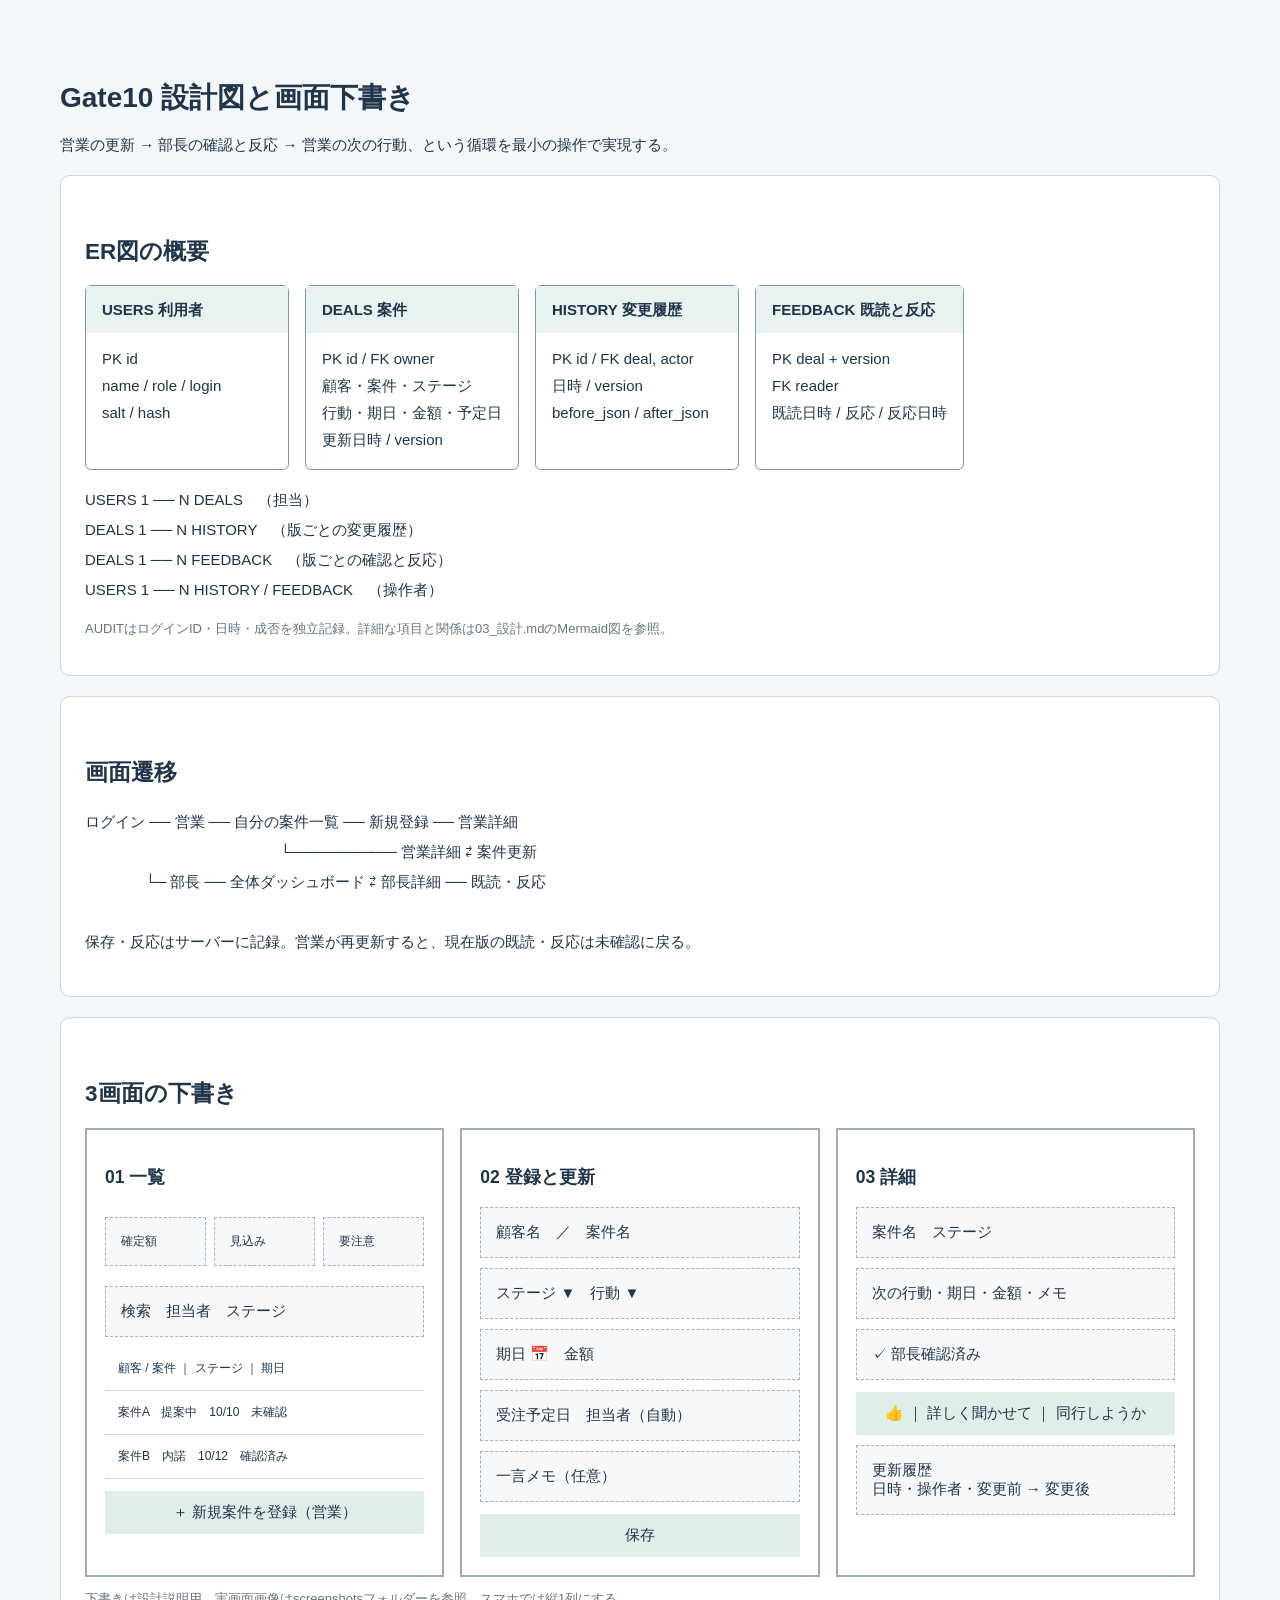
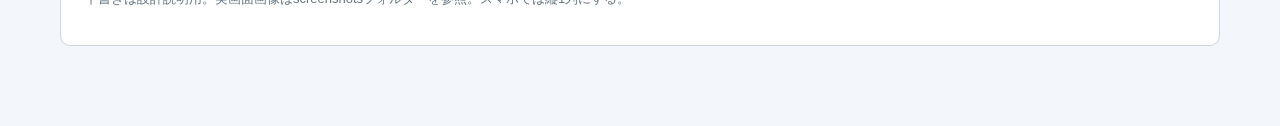
<file: docs/design.html>
<!doctype html><html lang="ja"><meta charset="utf-8"><meta name="viewport" content="width=device-width,initial-scale=1"><title>Gate10 設計図と画面下書き</title><style>body{font:15px 'Yu Gothic UI',sans-serif;max-width:1160px;margin:40px auto;padding:20px;color:#20354a;background:#f3f6fa}h1{font-size:28px}h2{margin-top:36px}section{background:white;border:1px solid #cad5dd;padding:24px;margin:20px 0;border-radius:10px}.nodes,.wires{display:flex;gap:16px;flex-wrap:wrap}.node{border:1px solid #7c98a4;padding:16px;min-width:170px;border-radius:6px;line-height:1.8}.node strong{display:block;background:#e8f2f0;margin:-16px -16px 12px;padding:10px 16px}.wire{border:2px solid #9eacb5;padding:18px;flex:1;min-width:260px}.box{border:1px dashed #a6b4bd;background:#f6f8fa;padding:15px;margin:10px 0}.cells{display:flex;gap:8px}.cells .box{flex:1;font-size:12px}.line{padding:13px;border-bottom:1px solid #ccd6dc;font-size:12px}.button{background:#e0eeea;padding:12px;text-align:center;margin-top:12px}.note{font-size:13px;color:#637582}pre{white-space:pre-wrap;line-height:2;font-family:inherit}</style><h1>Gate10 設計図と画面下書き</h1><p>営業の更新 → 部長の確認と反応 → 営業の次の行動、という循環を最小の操作で実現する。</p><section><h2>ER図の概要</h2><div class="nodes"><div class="node"><strong>USERS 利用者</strong>PK id<br>name / role / login<br>salt / hash</div><div class="node"><strong>DEALS 案件</strong>PK id / FK owner<br>顧客・案件・ステージ<br>行動・期日・金額・予定日<br>更新日時 / version</div><div class="node"><strong>HISTORY 変更履歴</strong>PK id / FK deal, actor<br>日時 / version<br>before_json / after_json</div><div class="node"><strong>FEEDBACK 既読と反応</strong>PK deal + version<br>FK reader<br>既読日時 / 反応 / 反応日時</div></div><pre>USERS 1 ── N DEALS　（担当）
DEALS 1 ── N HISTORY　（版ごとの変更履歴）
DEALS 1 ── N FEEDBACK　（版ごとの確認と反応）
USERS 1 ── N HISTORY / FEEDBACK　（操作者）</pre><p class="note">AUDITはログインID・日時・成否を独立記録。詳細な項目と関係は03_設計.mdのMermaid図を参照。</p></section><section><h2>画面遷移</h2><pre>ログイン ── 営業 ── 自分の案件一覧 ── 新規登録 ── 営業詳細
　　　　　　　　　　　　　└────────── 営業詳細 ⇄ 案件更新
　　　　└─ 部長 ── 全体ダッシュボード ⇄ 部長詳細 ── 既読・反応

保存・反応はサーバーに記録。営業が再更新すると、現在版の既読・反応は未確認に戻る。</pre></section><section><h2>3画面の下書き</h2><div class="wires"><div class="wire"><h3>01 一覧</h3><div class="cells"><div class="box">確定額</div><div class="box">見込み</div><div class="box">要注意</div></div><div class="box">検索　担当者　ステージ</div><div class="line">顧客 / 案件 ｜ ステージ ｜ 期日</div><div class="line">案件A　提案中　10/10　未確認</div><div class="line">案件B　内諾　10/12　確認済み</div><div class="button">＋ 新規案件を登録（営業）</div></div><div class="wire"><h3>02 登録と更新</h3><div class="box">顧客名　／　案件名</div><div class="box">ステージ ▼　行動 ▼</div><div class="box">期日 📅　金額</div><div class="box">受注予定日　担当者（自動）</div><div class="box">一言メモ（任意）</div><div class="button">保存</div></div><div class="wire"><h3>03 詳細</h3><div class="box">案件名　ステージ</div><div class="box">次の行動・期日・金額・メモ</div><div class="box">✓ 部長確認済み</div><div class="button">👍 ｜ 詳しく聞かせて ｜ 同行しようか</div><div class="box">更新履歴<br>日時・操作者・変更前 → 変更後</div></div></div><p class="note">下書きは設計説明用。実画面画像はscreenshotsフォルダーを参照。スマホでは縦1列にする。</p></section></html>
</file>
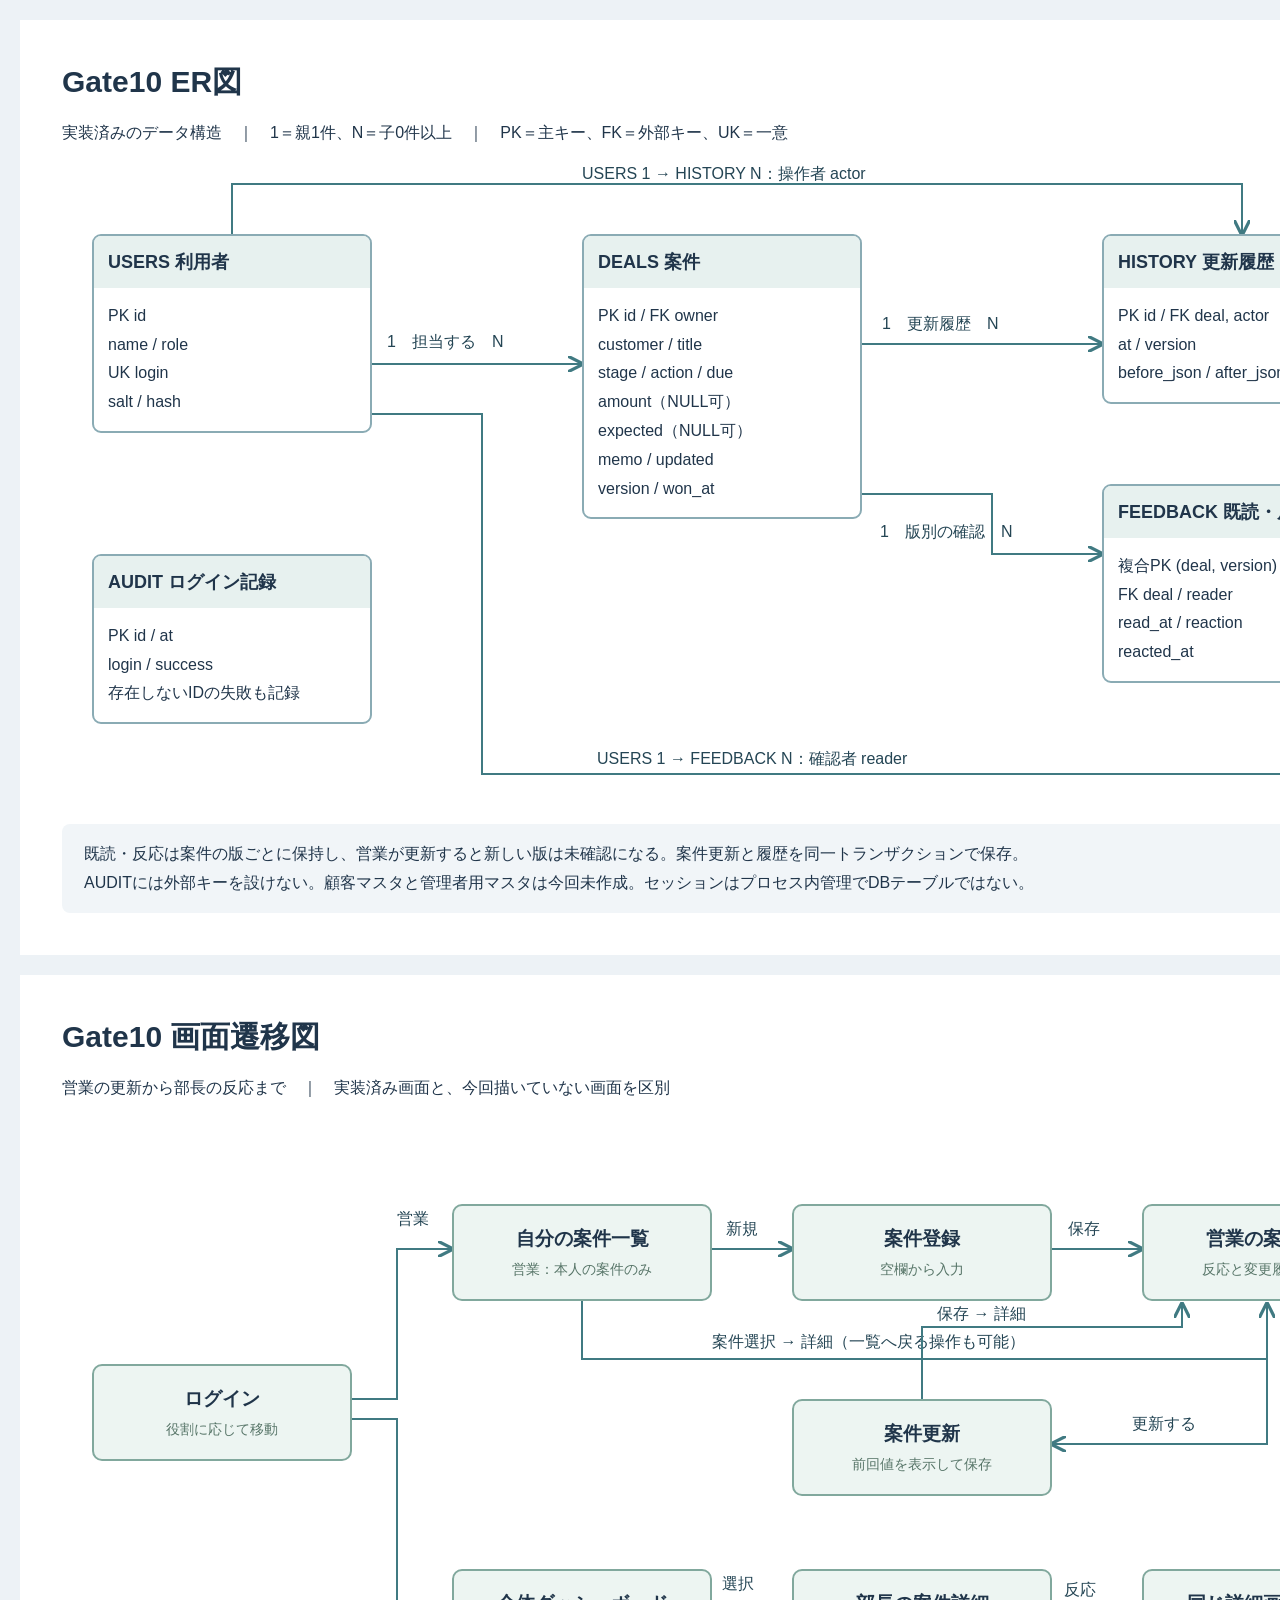
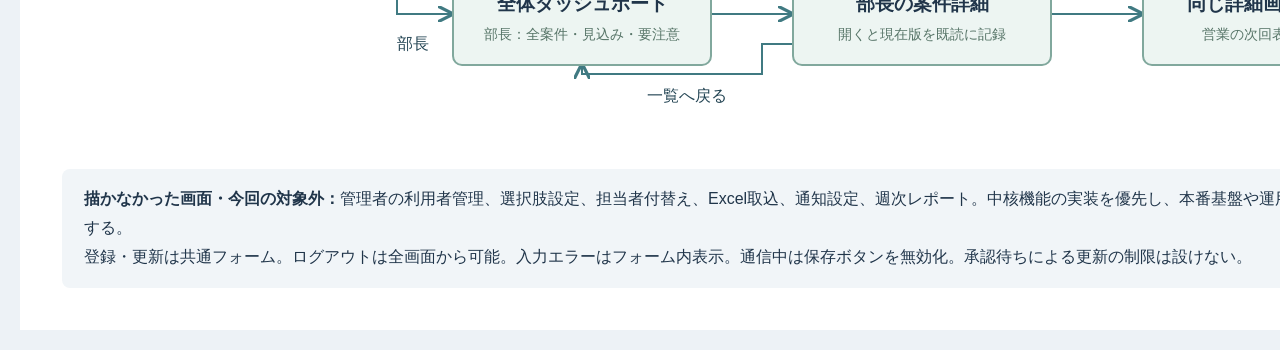
<file: form-submission/diagrams.html>
<!doctype html><html lang="ja"><meta charset="utf-8"><style>*{box-sizing:border-box}body{margin:0;background:#edf2f6;font-family:'Yu Gothic UI',Meiryo,sans-serif;color:#20354a}.page{width:1460px;padding:42px;background:white;margin:20px;position:relative}h1{font-size:30px;margin:0 0 8px}p{font-size:16px;line-height:1.8}.diagram{position:relative;width:1376px;height:660px}.node{position:absolute;border:2px solid #8aabb4;border-radius:9px;background:white;width:280px;overflow:hidden}.node h2{font-size:18px;background:#e7f1ef;margin:0;padding:14px}.node p{padding:14px;margin:0;font-size:16px;line-height:1.8}.note{background:#f1f5f8;padding:16px 22px;border-radius:8px;font-size:16px;line-height:1.8}svg{position:absolute;inset:0}svg text{font-size:16px;fill:#244554}svg path{stroke:#407a82;stroke-width:2;fill:none}.screen{position:absolute;background:#edf5f2;border:2px solid #81a89d;border-radius:10px;padding:20px 12px;width:260px;text-align:center;font-size:19px;font-weight:600}.screen small{display:block;font-weight:400;font-size:14px;margin-top:9px;color:#577568}</style>
<section class="page" id="er"><h1>Gate10 ER図</h1><p>実装済みのデータ構造　｜　1＝親1件、N＝子0件以上　｜　PK＝主キー、FK＝外部キー、UK＝一意</p><div class="diagram">
<svg width="1376" height="660"><defs><marker id="a" viewBox="0 0 10 10" refX="9" refY="5" markerWidth="8" markerHeight="8" orient="auto"><path d="M0 0 L10 5 L0 10" fill="#407a82"/></marker></defs><path d="M310 200 H520" marker-end="url(#a)"/><text x="325" y="183">1　担当する　N</text><path d="M800 180 H1040" marker-end="url(#a)"/><text x="820" y="165">1　更新履歴　N</text><path d="M800 330 H930 V390 H1040" marker-end="url(#a)"/><text x="818" y="373">1　版別の確認　N</text><path d="M170 70 V20 H1180 V70" marker-end="url(#a)"/><text x="520" y="15">USERS 1 → HISTORY N：操作者 actor</text><path d="M310 250 H420 V610 H1335 V480 H1320" marker-end="url(#a)"/><text x="535" y="600">USERS 1 → FEEDBACK N：確認者 reader</text></svg>
<div class="node" style="left:30px;top:70px"><h2>USERS 利用者</h2><p>PK id<br>name / role<br>UK login<br>salt / hash</p></div>
<div class="node" style="left:520px;top:70px"><h2>DEALS 案件</h2><p>PK id / FK owner<br>customer / title<br>stage / action / due<br>amount（NULL可）<br>expected（NULL可）<br>memo / updated<br>version / won_at</p></div>
<div class="node" style="left:1040px;top:70px"><h2>HISTORY 更新履歴</h2><p>PK id / FK deal, actor<br>at / version<br>before_json / after_json</p></div>
<div class="node" style="left:1040px;top:320px"><h2>FEEDBACK 既読・反応</h2><p>複合PK (deal, version)<br>FK deal / reader<br>read_at / reaction<br>reacted_at</p></div>
<div class="node" style="left:30px;top:390px"><h2>AUDIT ログイン記録</h2><p>PK id / at<br>login / success<br>存在しないIDの失敗も記録</p></div></div><div class="note">既読・反応は案件の版ごとに保持し、営業が更新すると新しい版は未確認になる。案件更新と履歴を同一トランザクションで保存。<br>AUDITには外部キーを設けない。顧客マスタと管理者用マスタは今回未作成。セッションはプロセス内管理でDBテーブルではない。</div></section>
<section class="page" id="flow"><h1>Gate10 画面遷移図</h1><p>営業の更新から部長の反応まで　｜　実装済み画面と、今回描いていない画面を区別</p><div class="diagram" style="height:650px"><svg width="1376" height="650"><defs><marker id="b" viewBox="0 0 10 10" refX="9" refY="5" markerWidth="8" markerHeight="8" orient="auto"><path d="M0 0 L10 5 L0 10" fill="#407a82"/></marker></defs><path d="M290 280 H335 V130 H390" marker-end="url(#b)"/><text x="335" y="105">営業</text><path d="M290 300 H335 V495 H390" marker-end="url(#b)"/><text x="335" y="530">部長</text><path d="M650 130 H730" marker-end="url(#b)"/><text x="664" y="115">新規</text><path d="M990 130 H1080" marker-end="url(#b)"/><text x="1006" y="115">保存</text><path d="M520 181 V240 H1205 V185" marker-end="url(#b)"/><text x="650" y="228">案件選択 → 詳細（一覧へ戻る操作も可能）</text><path d="M1205 185 V325 H990" marker-end="url(#b)"/><text x="1070" y="310">更新する</text><path d="M860 280 V208 H1120 V185" marker-end="url(#b)"/><text x="875" y="200">保存 → 詳細</text><path d="M650 495 H730" marker-end="url(#b)"/><text x="660" y="470">選択</text><path d="M730 525 H700 V555 H520 V546" marker-end="url(#b)"/><text x="585" y="582">一覧へ戻る</text><path d="M990 495 H1080" marker-end="url(#b)"/><text x="1002" y="476">反応</text></svg>
<div class="screen" style="left:30px;top:245px">ログイン<small>役割に応じて移動</small></div><div class="screen" style="left:390px;top:85px">自分の案件一覧<small>営業：本人の案件のみ</small></div><div class="screen" style="left:730px;top:85px">案件登録<small>空欄から入力</small></div><div class="screen" style="left:1080px;top:85px">営業の案件詳細<small>反応と変更履歴を確認</small></div><div class="screen" style="left:730px;top:280px">案件更新<small>前回値を表示して保存</small></div><div class="screen" style="left:390px;top:450px">全体ダッシュボード<small>部長：全案件・見込み・要注意</small></div><div class="screen" style="left:730px;top:450px">部長の案件詳細<small>開くと現在版を既読に記録</small></div><div class="screen" style="left:1080px;top:450px">同じ詳細画面で反応<small>営業の次回表示に反映</small></div></div><div class="note"><strong>描かなかった画面・今回の対象外：</strong>管理者の利用者管理、選択肢設定、担当者付替え、Excel取込、通知設定、週次レポート。中核機能の実装を優先し、本番基盤や運用の確定後に検討する。<br>登録・更新は共通フォーム。ログアウトは全画面から可能。入力エラーはフォーム内表示。通信中は保存ボタンを無効化。承認待ちによる更新の制限は設けない。</div></section></html>
</file>
